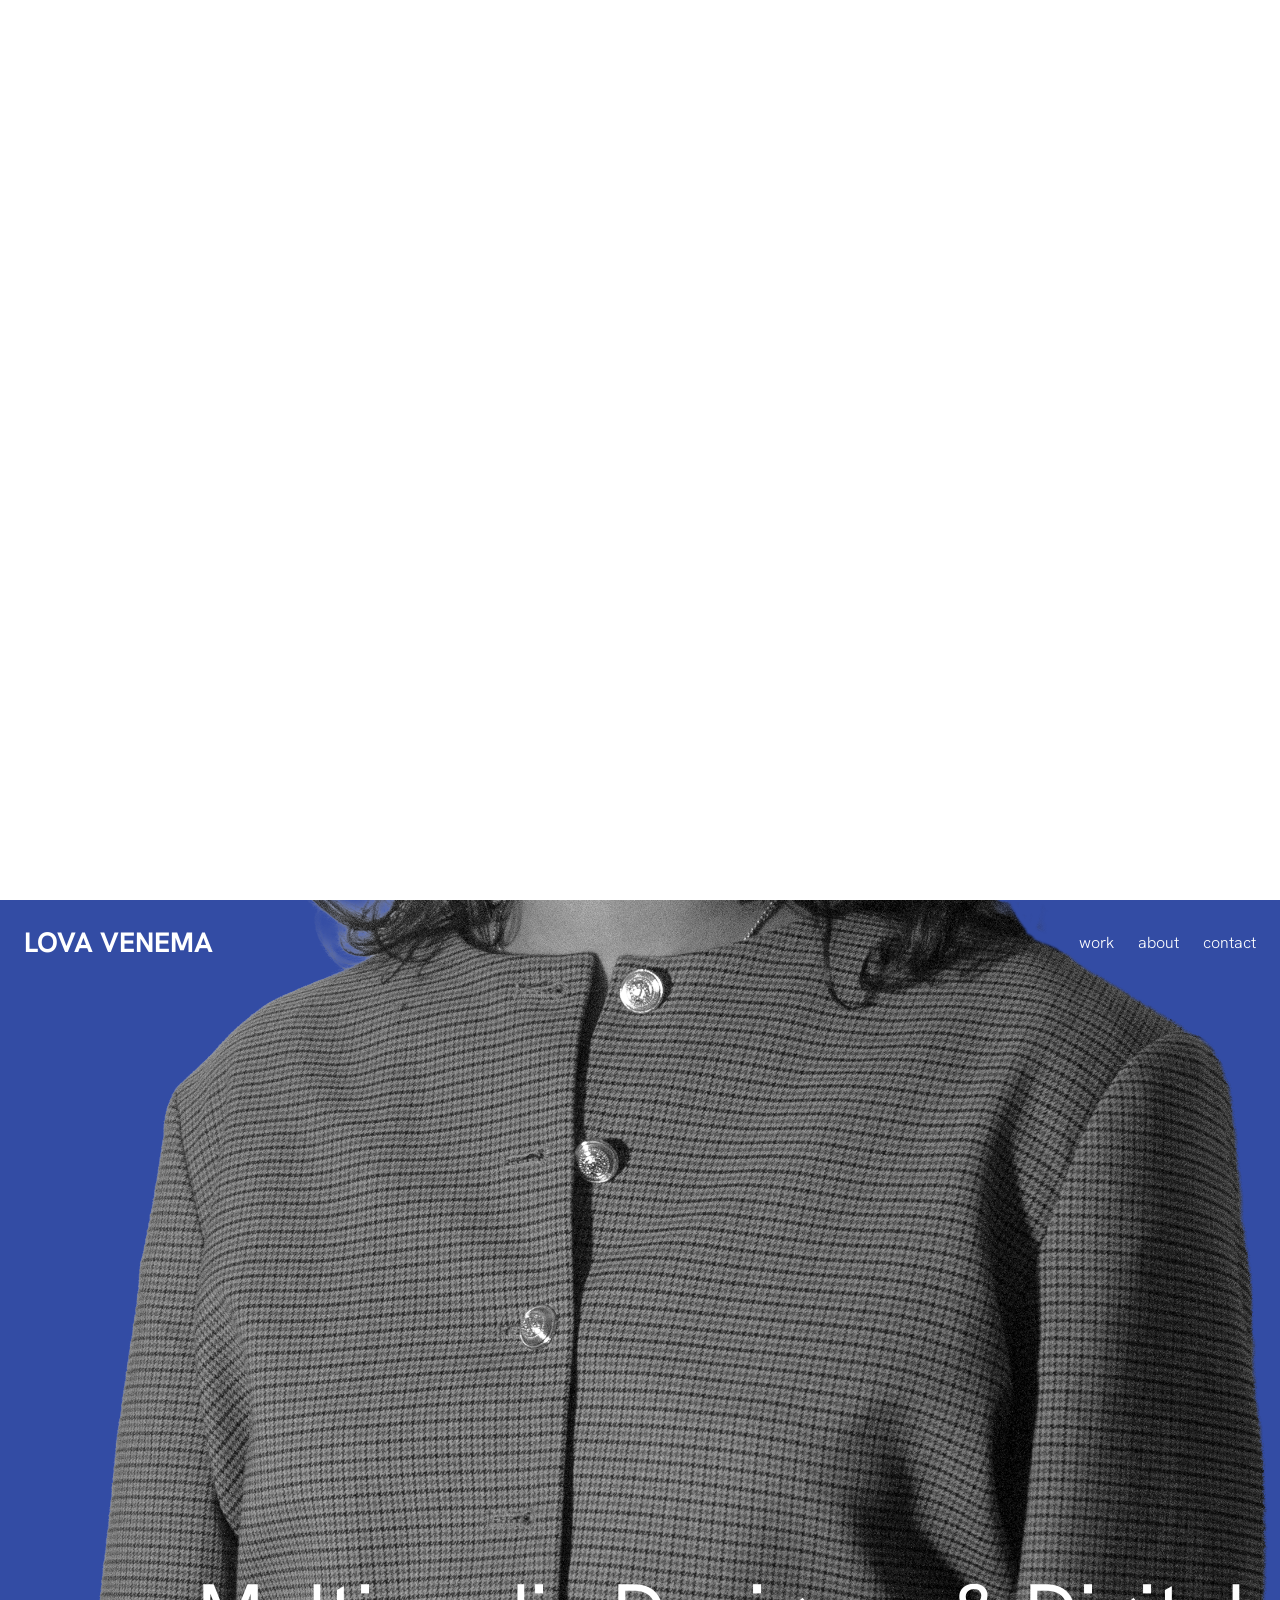
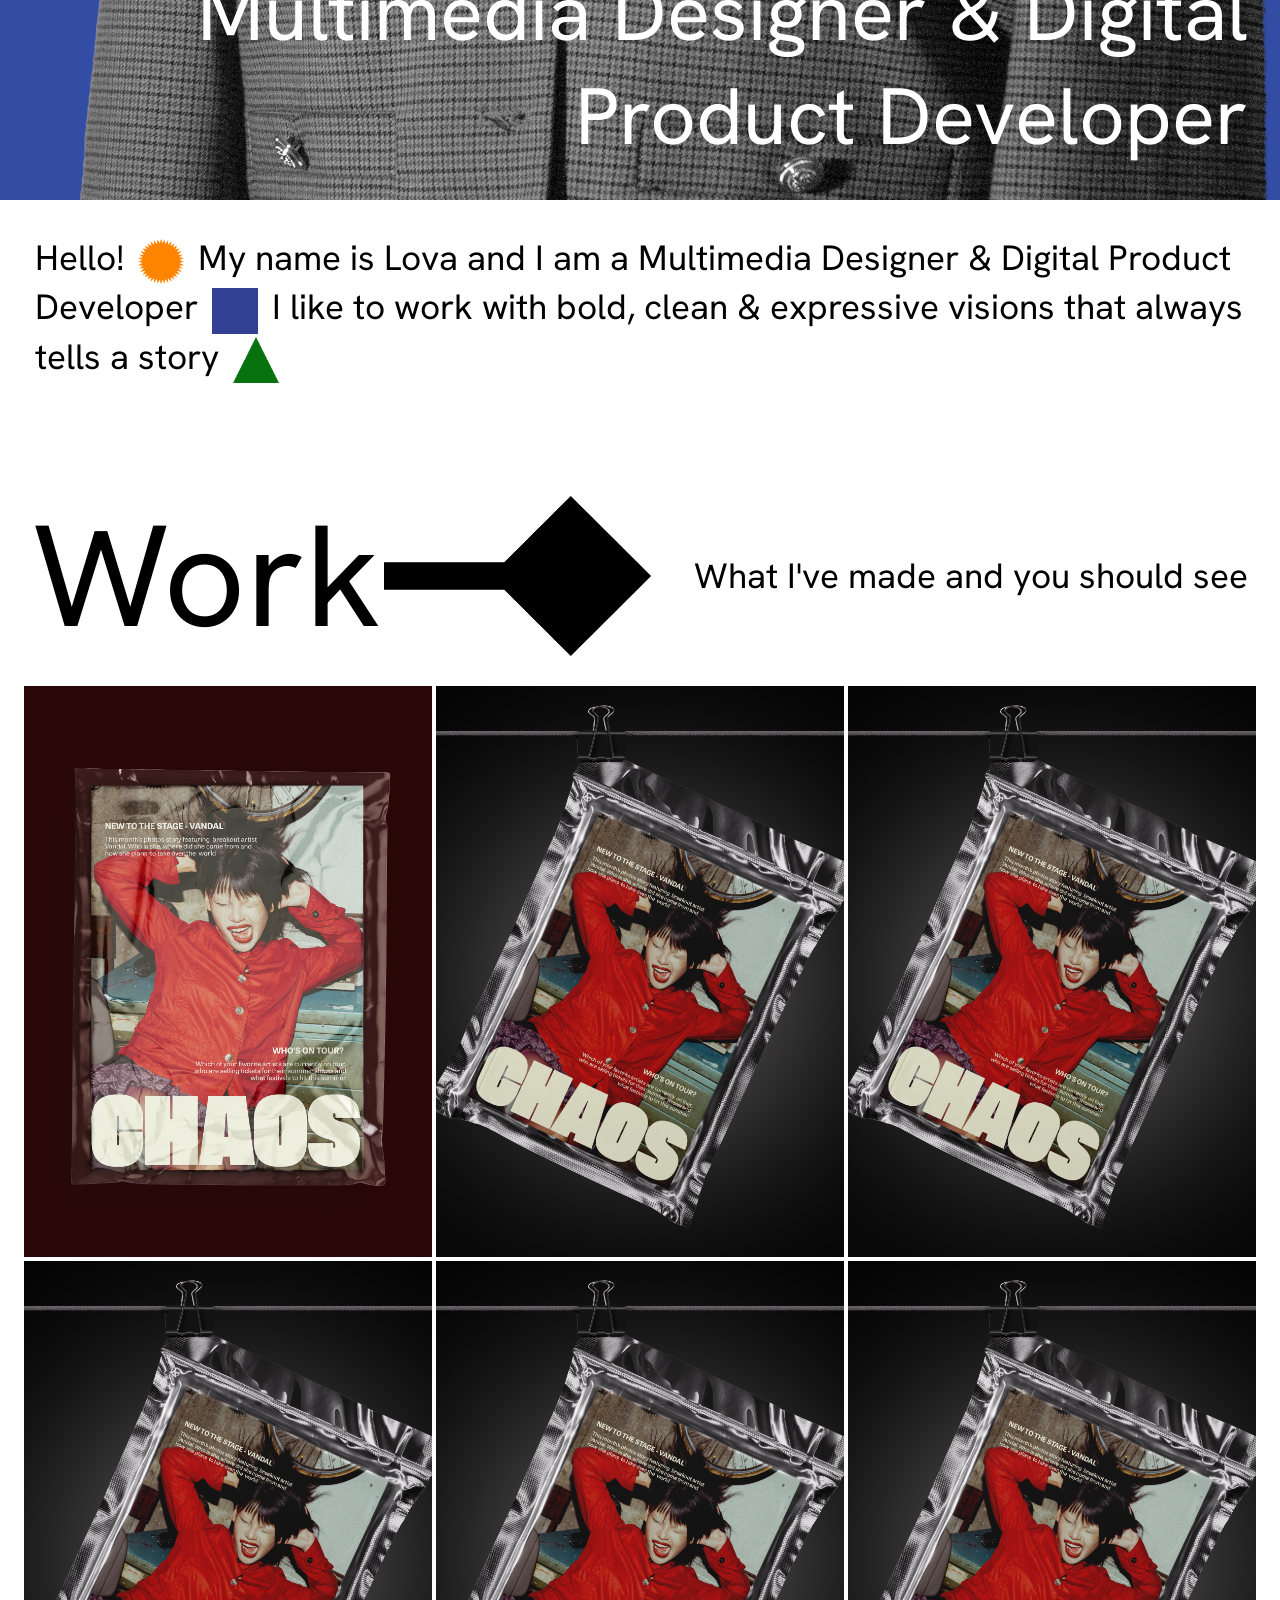
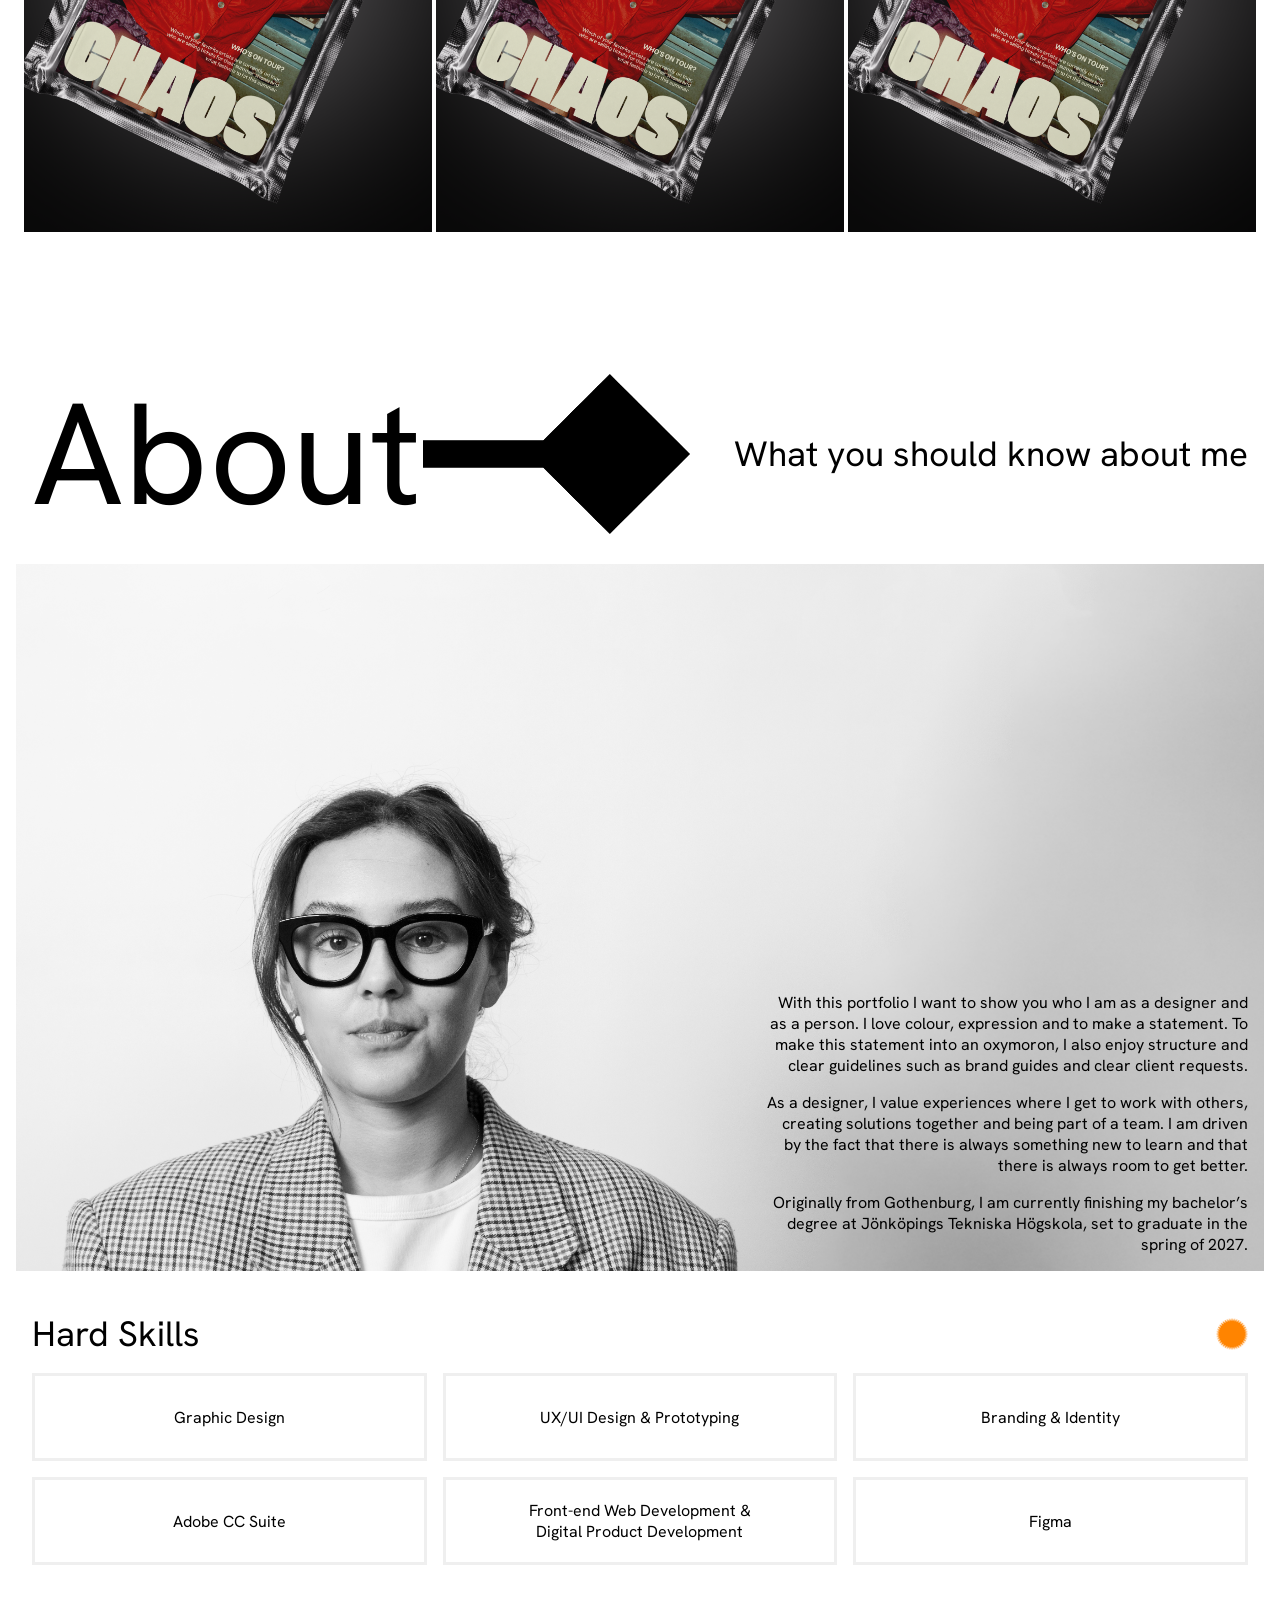
<file: index.html>
<!DOCTYPE html>
<html lang="en" class="is-intro is-locked">
  <head>
    <meta charset="UTF-8" />
    <meta name="viewport" content="width=device-width, initial-scale=1.0" />
    <title>Portfolio</title>
    <link rel="preconnect" href="https://fonts.googleapis.com" />
    <link rel="preconnect" href="https://fonts.gstatic.com" crossorigin />
    <link
      href="https://fonts.googleapis.com/css2?family=Hanken+Grotesk:ital,wght@0,100..900;1,100..900&display=swap"
      rel="stylesheet"
    />
    <link rel="stylesheet" href="./css/global.css" />
    <link rel="stylesheet" href="./css/homepage.css" />
    <link rel="stylesheet" href="./css/intro.css" />
    <link rel="stylesheet" href="./css/dropdowns.css" />
    <link rel="icon" href="data:," />
  </head>

  <body>
    <video class="intro-video" id="introVideo" muted playsinline preload="auto">
      <source src="./Assets/intro.mp4" type="video/mp4" />
    </video>
    <main>
      <div data-include="./Components/menu.html"></div>

      <div class="hero">
        <img
          class="hero-img"
          src="./Assets/Img/Me-HERO.png"
          alt="Portrait wearing a tweed jacket"
        />
        <h1 class="hero-title">
          Multimedia Designer & Digital Product Developer
        </h1>
      </div>

      <h2 class="sub-heading-intro">
        Hello! <img class="icon" src="./Assets/Graphics/circle.png" alt="" /> My
        name is Lova and I am a Multimedia Designer &amp; Digital Product
        Developer
        <img class="icon" src="./Assets/Graphics/square.png" alt="" />
        I like to work with bold, clean &amp; expressive visions that always
        tells a story
        <img class="icon" src="./Assets/Graphics/triangle.png" alt="" />
      </h2>

      <div class="work">
        <div class="big-heading-container">
          <div class="heading-icon-container">
            <h1 class="big-heading">Work</h1>
            <img
              class="icon-large"
              src="./Assets/Graphics/Endnote.png"
              alt=""
            />
          </div>
          <h2>What I've made and you should see</h2>
        </div>
        <div class="work-container">
          <a class="work-project" href="work-1.html">
            <img
              class="project-img"
              src="./Assets/Work1/chaos-main-mockup.png"
              alt=""
            />
            <h3 class="work-title">Chaos Magazine</h3>
          </a>
          <a class="work-project" href="">
            <img
              class="project-img"
              src="./Assets/Img/CHAOS-Mockup.png"
              alt=""
            />
            <h3 class="work-title">Chaos Magazine</h3>
          </a>
          <a class="work-project" href="">
            <img
              class="project-img"
              src="./Assets/Img/CHAOS-Mockup.png"
              alt=""
            />
            <h3 class="work-title">Chaos Magazine</h3>
          </a>
          <a class="work-project" href="">
            <img
              class="project-img"
              src="./Assets/Img/CHAOS-Mockup.png"
              alt=""
            />
            <h3 class="work-title">Chaos Magazine</h3>
          </a>
          <a class="work-project" href="">
            <img
              class="project-img"
              src="./Assets/Img/CHAOS-Mockup.png"
              alt=""
            />
            <h3 class="work-title">Chaos Magazine</h3>
          </a>
          <a class="work-project" href="">
            <img
              class="project-img"
              src="./Assets/Img/CHAOS-Mockup.png"
              alt=""
            />
            <h3 class="work-title">Chaos Magazine</h3>
          </a>
        </div>
      </div>

      <div class="about-me">
        <div class="big-heading-container">
          <div class="heading-icon-container">
            <h1 class="big-heading">About</h1>
            <img
              class="icon-large"
              src="./Assets/Graphics/Endnote.png"
              alt=""
            />
          </div>
          <h2>What you should know about me</h2>
        </div>

        <div class="about-me-big-img">
          <div class="about-me-hero-text">
            <h4>
              With this portfolio I want to show you who I am as a designer and
              as a person. I love colour, expression and to make a statement. To
              make this statement into an oxymoron, I also enjoy structure and
              clear guidelines such as brand guides and clear client requests.
            </h4>
            <h4>
              As a designer, I value experiences where I get to work with
              others, creating solutions together and being part of a team. I am
              driven by the fact that there is always something new to learn and
              that there is always room to get better.
            </h4>
            <h4>
              Originally from Gothenburg, I am currently finishing my bachelor’s
              degree at Jönköpings Tekniska Högskola, set to graduate in the
              spring of 2027.
            </h4>
          </div>
        </div>

        <!-- SET 1 -->
        <section class="about-set">
          <div class="about-set-header">
            <h2 class="about-set-title">Hard Skills</h2>
            <img
              class="about-set-icon"
              src="./Assets/Graphics/circle.png"
              alt=""
            />
          </div>

          <div class="about-set-grid">
            <dropdown-box icon="circle" label="Graphic Design">
              Graphic Design is the main topic of my BA. I’ve been trained in
              visual identity, layout, typography, colour through design theory
              and practical work both for educational and commercial purposes .
            </dropdown-box>
            <dropdown-box icon="circle" label="UX/UI Design &amp; Prototyping">
              This is a skill that I have learned through different situations.
              Through my education I have received the necessary theory needed
              to make consious choices to create accessible, responsible,
              responsive design. Through education and working with clients I
              have been trained in moving this from theory to actual digital
              products.
            </dropdown-box>
            <dropdown-box icon="circle" label="Branding &amp; Identity">
              This skill is a practice that I thoroughly enjoy. During my
              semester abroad, as well as during internship and freelance work I
              have improved my abilities in Branding and Identity. Client work
              has been the main factor in improving this skill. .
            </dropdown-box>
            <dropdown-box icon="circle" label="Adobe CC Suite">
              I use the various Adobe programs in the majority of my projects. I
              am the most proficient in Illustrator, but I have recieved proper
              introductions and used Ps, Id, Ae and Lr in multiple projects in
              the last 3 years.
            </dropdown-box>
            <dropdown-box
              icon="circle"
              label="Front-end Web Development &amp; Digital Product Development"
            >
              As my BA is part Web Dev, I have a working knowledge in HTML, CSS
              and JavaScript. This is knowledge I reuse in most Digital Products
              when it comes to structure, actual coding, working with the
              developers or learning new tools. I often tend to combine this
              with my knowledge in UX/UI. .
            </dropdown-box>
            <dropdown-box icon="circle" label="Figma">
              Figma is a skill I have improved greatly in and use for almost
              every single one of my projects, be it for a digital product or
              for more graphic work. For Digital Product Development I use figma
              to make high fidelity wireframes, testing various animations and
              trying out different connection flows, all before it is translated
              into Code, Framer, Webflow or however the product is made. For
              more graphical projects, I often use Figma to collect all of my
              thoughts and guidelines and make a complete verision of what I am
              creating. This way, when I am to create it in Adobe, I have a
              blueprint for what to make. .
            </dropdown-box>
          </div>
        </section>

        <!-- SET 2 -->
        <section class="about-set">
          <div class="about-set-header">
            <h2 class="about-set-title">Soft Skills</h2>
            <img
              class="about-set-icon"
              src="./Assets/Graphics/square.png"
              alt=""
            />
          </div>

          <div class="about-set-grid">
            <dropdown-box
              icon="square"
              label="Big picture thinking and conceptual coherence"
            >
              As a creative and as a team member one of my main skills is my
              ability to follow the red thread in a project. My semester abroad
              further developed this skill and encouraged my ability of stepping
              back, combining ideas and seeing the bigger picture. Considering
              all parts of a process, from financial constraints, development
              skills and a timeframe, and adjusting what is to be done to these
              factors.
            </dropdown-box>
            <dropdown-box icon="square" label="Working in International Teams">
              Through my international educational experiences I have worked
              with many people different people, in different constellations and
              for different projects. I have through this seen first hand how
              good a product can become when combining people of different
              backgrounds. .
            </dropdown-box>
            <dropdown-box icon="square" label="Client Communication">
              Through educational and commercial experiences, I have worked
              first hand with clients. With this I have practiced communicating
              with clients, pitching receiving feedback and pivoting based on
              said feedback as well as working with briefs.
            </dropdown-box>
            <dropdown-box icon="square" label="Adaptability">
              Many of my experiences have differed drastically, different teams,
              different clients and different clients, and in this I know my own
              capabilities when placed in new situations. Because of this I can
              confidently say that I am an adaptable person, who can work with
              most people and in different constellations.
            </dropdown-box>
            <dropdown-box icon="square" label="Creative problem-solving">
              This skill Is more of a combination of many of the ones listed.
              Through my experience and my way of working with the red thread, I
              would say I am good at looking at the problem in front of me, the
              constraints placed by the instance and the creative direction
              provided by the client to create solutions that meet the necessary
              criteria.
            </dropdown-box>
            <dropdown-box
              icon="square"
              label="Media literacy &amp; critical use of AI tools"
            >
              Through my education, I would say I have a working knowledge in
              what AI is and how to use it to reach certain goals. Based on the
              same experiences, I have knowledge negatives sides to AI. Because
              of this, I feel I know when and how to use AI for the tool it is,
              and when to step away from it, with the aim of preserving IP, the
              creative process and the human touch.
            </dropdown-box>
          </div>
        </section>

        <!-- SET 3 -->
        <section class="about-set">
          <div class="about-set-header">
            <h2 class="about-set-title">Education</h2>
            <img
              class="about-set-icon"
              src="./Assets/Graphics/triangle.png"
              alt=""
            />
          </div>

          <div class="about-set-grid">
            <dropdown-box
              icon="triangle"
              label="BA Graphic Design and 
              Web Development"
            >
              In the Spring of 2027, my Bachelor’s degree is completed, bringing
              to a close three years of learning. This education has taught me
              of Graphic Design Theory, Marketing and communications, The many
              steps of developing digital products, how to manage projects and
              consequently shown me what I am capable of.
            </dropdown-box>
            <dropdown-box
              icon="triangle"
              label="Semester aborad: Copenhagen: 
            Digital Product Development at EK 
            - Formerly known as KEA"
            >
              My 5th term of my BA was spent in Copenhagen at EK -
              Erhvervs­akademi Køben­havn, formerly known as KEA. Here i took
              the 30 ECT course Digital product development, which covered
              different methods of developing a product individually and as a
              team. The course covered the Google Design Sprint, Scrum, The
              startup way and Deep dive. Each project was made with a real
              client and followed their graphical and project descriptions.
            </dropdown-box>
            <dropdown-box
              icon="triangle"
              label="Course Abroad: Antwerp
            AI & Media Literacy at
            Kaerl De Grote University"
            >
              During my 3rd Term, I decided to take an extra course, and
              international blended intensive course combining students from
              Sweden, Belgium, Germany and the Netherlands. This course was
              focused on the importance of media literacy and the threats of AI,
              as well as the ethical aspects at play when designing with AI.
            </dropdown-box>
          </div>
        </section>
      </div>
      <div data-include="./Components/footer.html"></div>
    </main>

    <script src="./JavaScript/include.js"></script>
    <script src="./JavaScript/intro.js"></script>
    <script src="./JavaScript/dropdown-box.js"></script>
  </body>
</html>
</file>
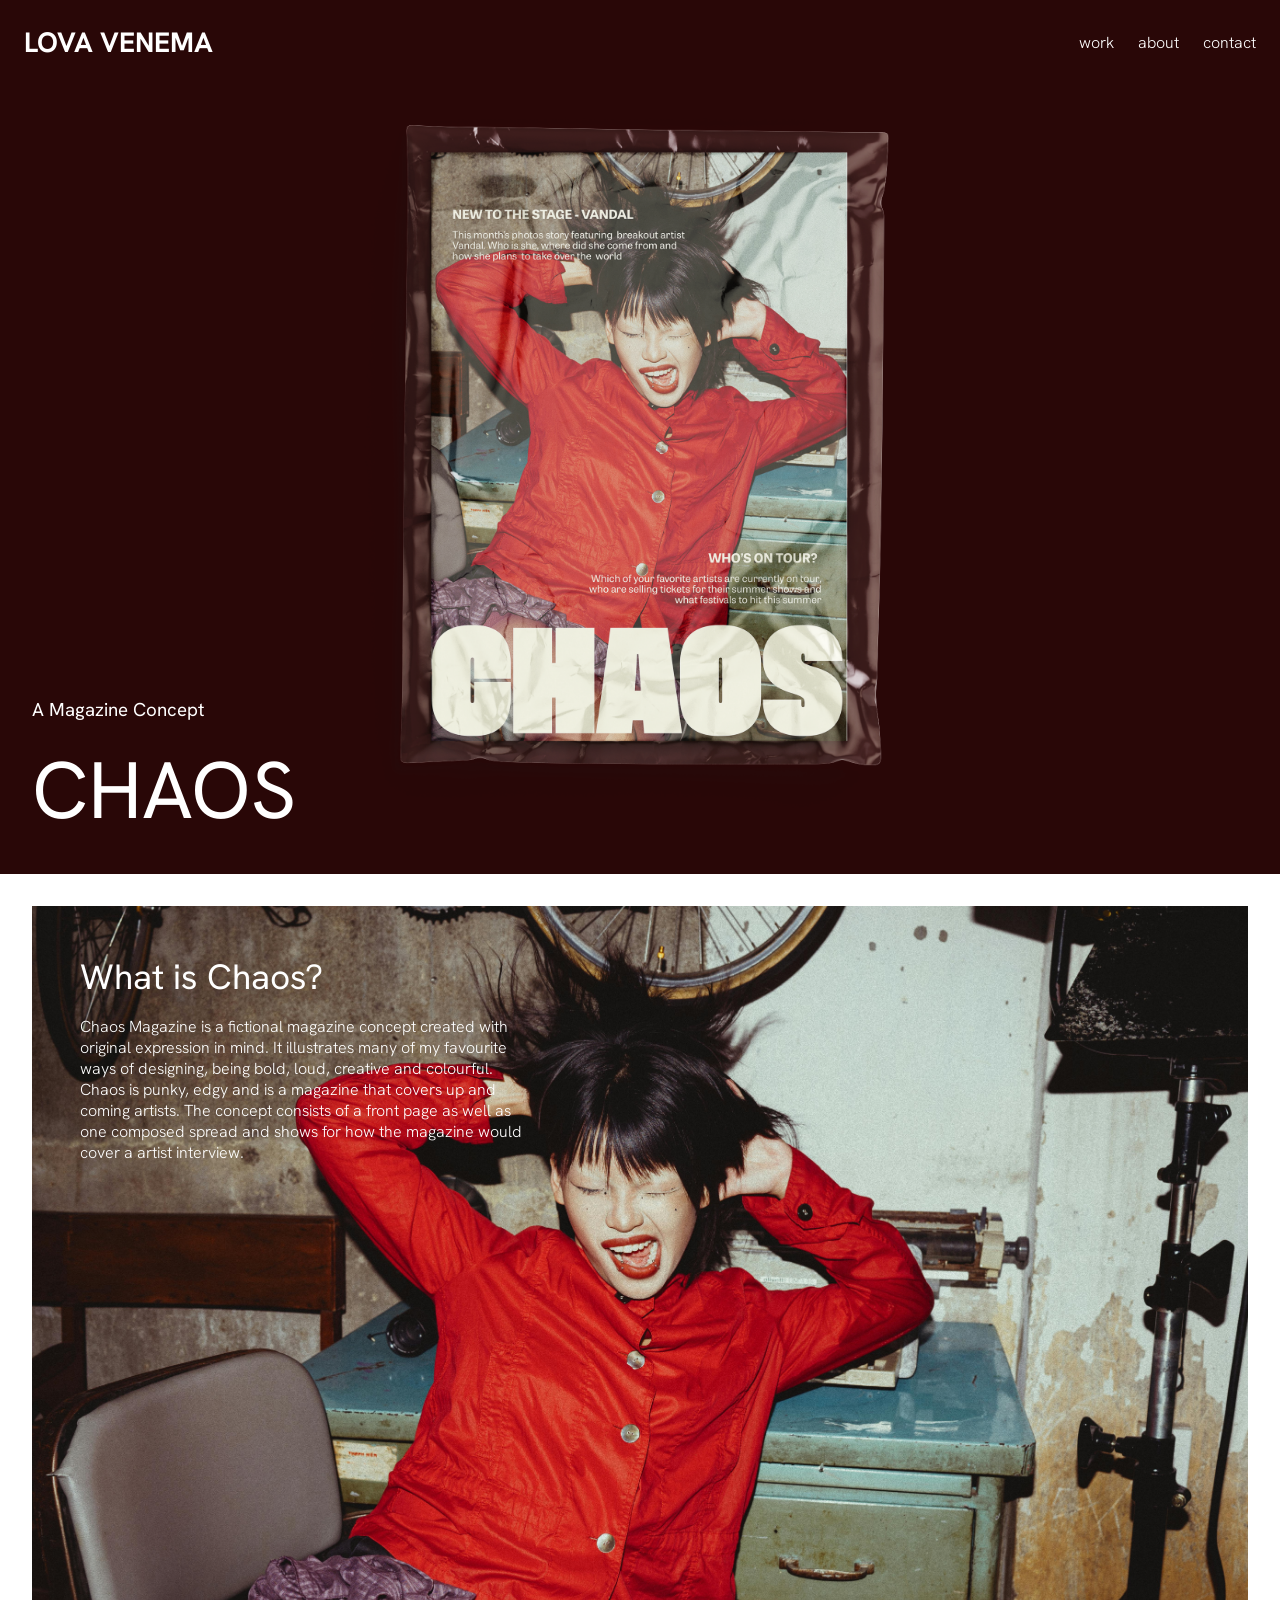
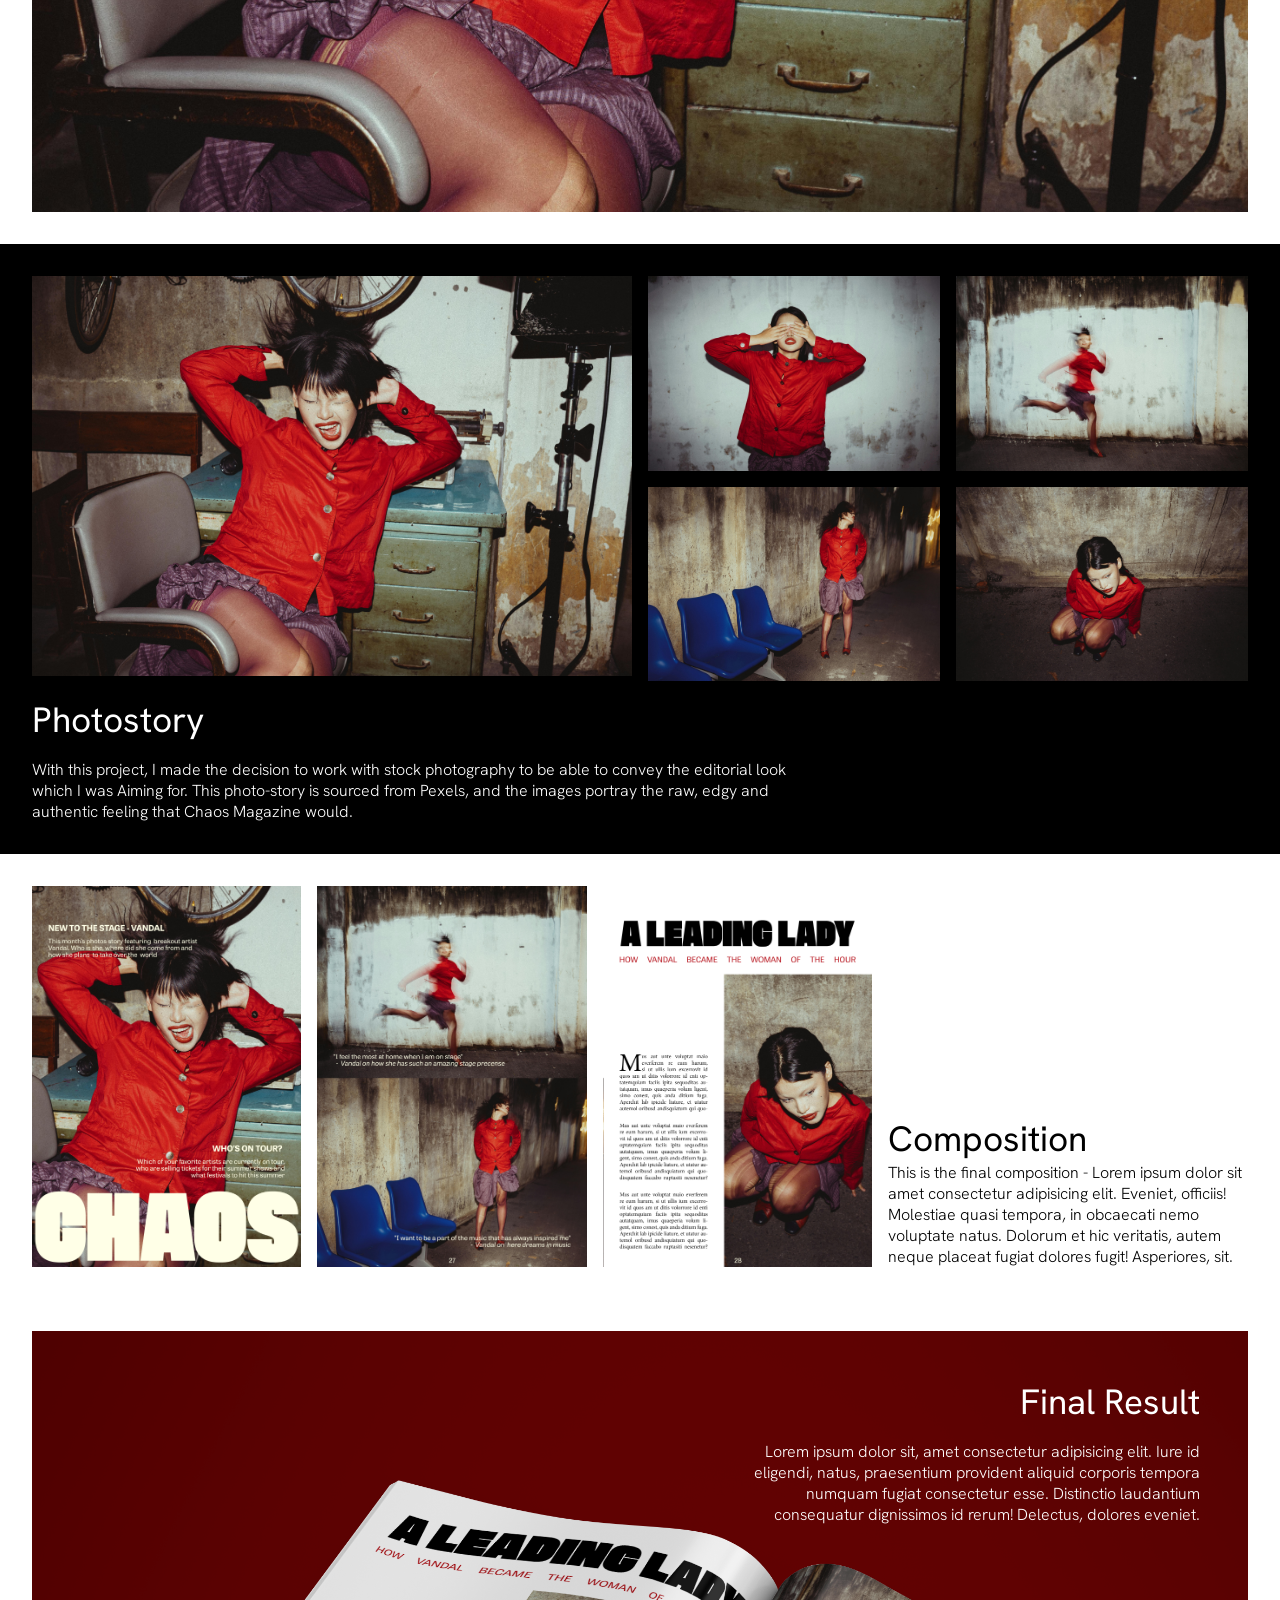
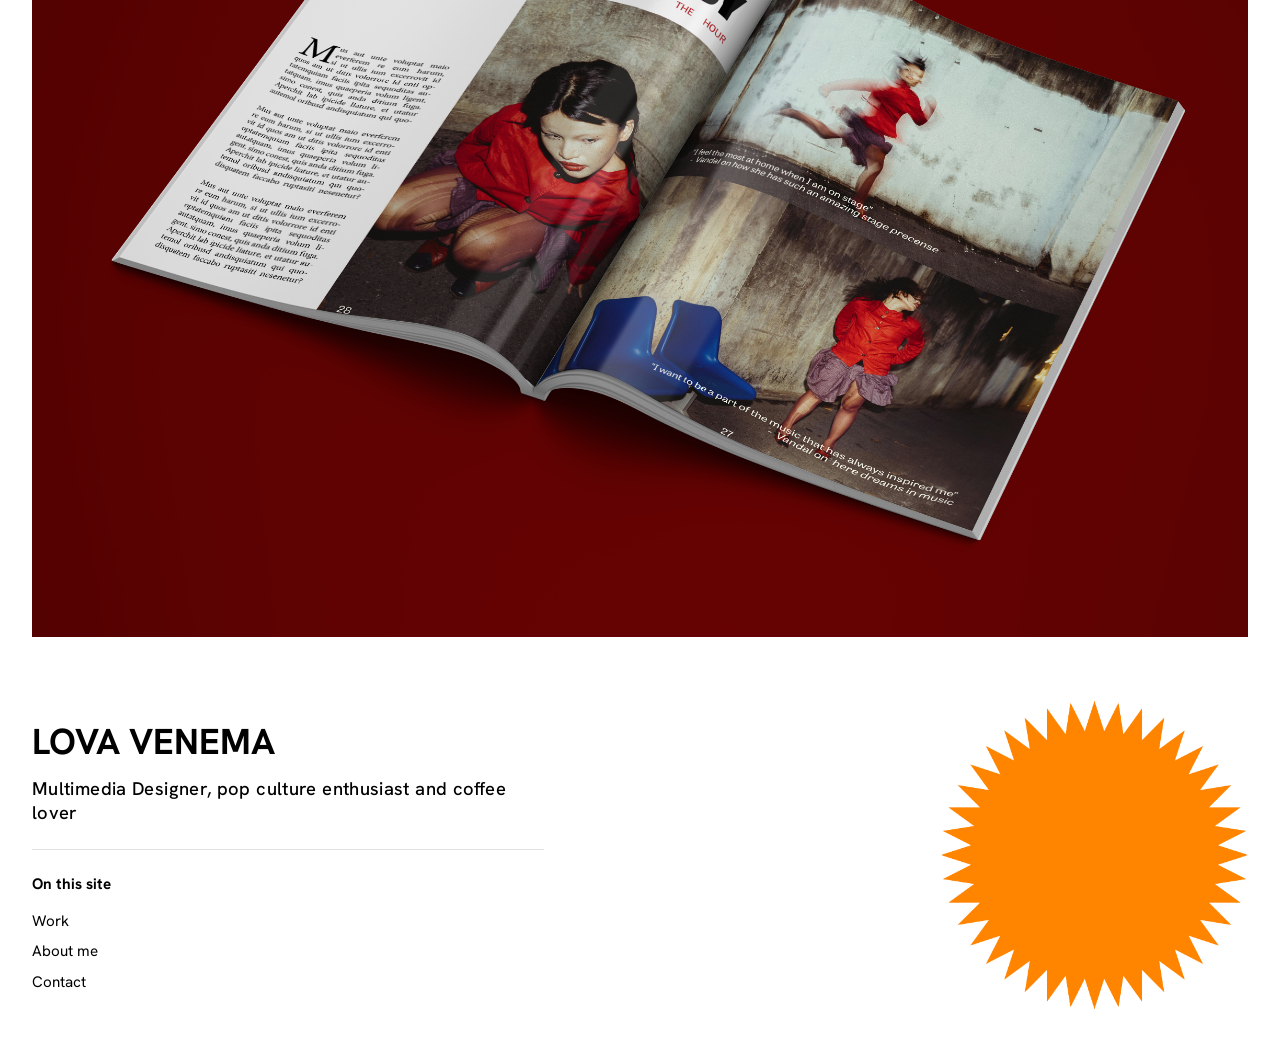
<file: work-1.html>
<!DOCTYPE html>
<html lang="en">
  <head>
    <meta charset="UTF-8" />
    <meta name="viewport" content="width=device-width, initial-scale=1.0" />
    <title>CHAOS</title>
    <link rel="preconnect" href="https://fonts.googleapis.com" />
    <link rel="preconnect" href="https://fonts.gstatic.com" crossorigin />
    <link
      href="https://fonts.googleapis.com/css2?family=Hanken+Grotesk:ital,wght@0,100..900;1,100..900&display=swap"
      rel="stylesheet"
    />
    <link rel="stylesheet" href="./css/global.css" />
    <link rel="stylesheet" href="./css/work-1.css" />

    <link rel="icon" href="data:," />
  </head>

  <div data-include="./Components/menu.html"></div>
  <body>
    <main>
      <div class="work-hero">
        <div class="work-hero-title">
          <h3>A Magazine Concept</h3>
          <h1>CHAOS</h1>
        </div>
      </div>

      <div class="work-1-content">
        <div class="what-is-work-1">
          <div class="what-is-work-1-text-layout">
            <h2>What is Chaos?</h2>
            <p>
              Chaos Magazine is a fictional magazine concept created with
              original expression in mind. It illustrates many of my favourite
              ways of designing, being bold, loud, creative and colourful. Chaos
              is punky, edgy and is a magazine that covers up and coming
              artists. The concept consists of a front page as well as one
              composed spread and shows for how the magazine would cover a
              artist interview.
            </p>
          </div>
        </div>

        <div class="photostory-work-1">
          <div class="photostory-container">
            <div>
              <img
                class="photostory-big-img"
                src="./Assets/Work1/pexels-img-3.jpg"
                alt=""
              />
            </div>
            <div class="photostory-small-img-grid">
              <img
                class="photostory-small-img"
                src="./Assets/Work1/pexels-img-1.jpg"
                alt=""
              />
              <img
                class="photostory-small-img"
                src="./Assets/Work1/pexels-img-2.jpg"
                alt=""
              />
              <img
                class="photostory-small-img"
                src="./Assets/Work1/pexels-img-4.jpg"
                alt=""
              />
              <img
                class="photostory-small-img"
                src="./Assets/Work1/pexels-img-5.jpg"
                alt=""
              />
            </div>
          </div>
          <div class="photostory-text-layout">
            <h2>Photostory</h2>
            <p>
              With this project, I made the decision to work with stock
              photography to be able to convey the editorial look which I was
              Aiming for. This photo-story is sourced from Pexels, and the
              images portray the raw, edgy and authentic feeling that Chaos
              Magazine would.
            </p>
          </div>
        </div>

        <div class="composition-work-1">
          <div class="composition-container-work-1">
            <div class="composition-img-layout">
              <img
                class="composition-img"
                src="./Assets/Work1/chaos-composition-1.png"
                alt=""
              />
              <img
                class="composition-img"
                src="./Assets/Work1/chaos-composition-2.png"
                alt=""
              />
              <img
                class="composition-img"
                src="./Assets/Work1/chaos-composition-3.png"
                alt=""
              />
            </div>
            <div class="composition-text-layout">
              <h2>Composition</h2>
              <p>
                This is the final composition - Lorem ipsum dolor sit amet
                consectetur adipisicing elit. Eveniet, officiis! Molestiae quasi
                tempora, in obcaecati nemo voluptate natus. Dolorum et hic
                veritatis, autem neque placeat fugiat dolores fugit! Asperiores,
                sit.
              </p>
            </div>
          </div>
        </div>

        <div class="final-product-work-1">
          <div class="main-container">
            <div class="what-is-work-1-text-layout">
              <h2>Final Result</h2>
              <p>
                Lorem ipsum dolor sit, amet consectetur adipisicing elit. Iure
                id eligendi, natus, praesentium provident aliquid corporis
                tempora numquam fugiat consectetur esse. Distinctio laudantium
                consequatur dignissimos id rerum! Delectus, dolores eveniet.
              </p>
            </div>
          </div>
        </div>
      </div>
    </main>
    <div data-include="./Components/footer.html"></div>
  </body>
  <script src="./JavaScript/include.js"></script>
  <script src="./JavaScript/intro.js"></script>
</html>
</file>
<file: css/global.css>
/* --- PAGE SETUP --- */
body {
  background-color: #ffffff;
  margin: 0;
  padding: 0;
}

/* --- PAGE SETUP --- */

/* --- FONT SPECIFICATIONS --- */

/* .hanken-grotesk-<uniquifier > {
  font-family: "Hanken Grotesk", sans-serif;
  font-optical-sizing: auto;
  font-weight: <weight>;
  font-style: normal;
} */

.big-heading {
  font-family: "Hanken Grotesk", sans-serif;
  font-size: 9rem;
  font-weight: 400;
  font-style: normal;
  margin: 0;
}

h1,
.h1 {
  font-family: "Hanken Grotesk", sans-serif;
  font-size: 5rem;
  font-weight: 400;
  font-style: normal;
  margin: 0;
}
h2,
.h2 {
  font-family: "Hanken Grotesk", sans-serif;
  font-size: 2.2rem;
  font-weight: 400;
  font-style: normal;
  margin: 0;
}

h3,
.h3 {
  font-family: "Hanken Grotesk", sans-serif;
  font-optical-sizing: auto;
  font-weight: 400;
  font-style: normal;
  margin: 0;
}

h4,
.h4 {
  font-family: "Hanken Grotesk", sans-serif;
  font-optical-sizing: auto;
  font-weight: 400;
  font-style: normal;
  margin: 0;
}

p,
.p {
  font-family: "Hanken Grotesk", sans-serif;
  font-optical-sizing: auto;
  font-weight: 300;
  font-style: normal;
  margin: 0;
}

/* --- FONT SPECIFICATIONS --- */

/* --- ICON SPECIFICATIONS --- */
.icon {
  height: 1.3em; /* scales with the text size */
  width: auto;
  vertical-align: middle; /* aligns the shape with the text line */
  margin: 0 0.15em;
}

.icon-large {
  height: 10em; /* scales with the text size */
  width: auto;
  vertical-align: middle; /* aligns the shape with the text line */
  margin: 0 0.15em;
}

/* --- ICON SPECIFICATIONS --- */
</file>
<file: css/homepage.css>
/* --- HERO --- */

.hero {
  position: relative;
  background-color: #334ca4;
  color: #fff;
  height: 100vh; /* fallback */
  height: 100dvh; /* modern browsers */
  overflow: hidden;
}

.hero-img {
  width: 100%;
  height: 100%;
  object-fit: cover; /* fills the box and crops the excess */
  object-position: right 35%;
  display: block;
}

.hero-title {
  position: absolute;
  right: 2rem;
  bottom: 2rem;
  margin: 0;
  color: white;
  text-align: right;
}

/* --- HERO --- */

/* --- SUBHEADING HERO --- */

.sub-heading-intro {
  max-width: 100%;
  margin: 1em;
}

/* --- SUBHEADING HERO --- */

/* --- MUTUAL SECTION CODE --- */
.heading-icon-container {
  display: flex;
  flex-direction: row;
  align-items: center;
  justify-content: space-around;
}
.big-heading-container {
  display: flex;
  flex-direction: row;
  align-items: center;
  justify-content: space-between;
  margin: 1em;
}
/* --- MUTUAL SECTION CODE --- */

/* --- WORK  --- */

.work {
  display: block;
  max-width: 100%;
  margin: 1rem;
  padding-top: 3rem;
  padding-bottom: 3rem;
}

.work-container {
  --gap: 0.25rem; /* your video's gap is roughly 4px */
  --speed: 0.8s;
  --ease: cubic-bezier(0.16, 1, 0.3, 1);
  --delay: 0.22s; /* hover delay: the longer, the less sensitive */

  display: grid;
  grid-template-columns: repeat(3, minmax(0, 1fr));
  gap: var(--gap);
  margin: 0 0.5rem; /* use margin, not padding: the clip edge below is then the grid's own edge */
  overflow: hidden; /* clips the projects that get pushed out of view */
}

.work-project {
  position: relative;
  display: block;
  aspect-ratio: 5 / 7; /* the card keeps its height when the image gets wider */
  color: inherit;
  text-decoration: none;
  transition: transform var(--speed) var(--ease);
}

.project-img {
  position: absolute;
  top: 0;
  left: 0;
  width: 100%;
  height: 100%;
  object-fit: cover;
  transition: width var(--speed) var(--ease), opacity var(--speed) var(--ease);
}

/* Title sits inside the image, bottom left */
.work-title {
  position: absolute;
  left: 1rem;
  bottom: 1rem;
  margin: 0;
  color: #fff;
  font-size: clamp(1rem, 1.8vw, 1.6rem);
  font-weight: 400;
  letter-spacing: 0.04em;
  text-transform: uppercase;
  pointer-events: none;
  transition: opacity 0.15s ease;
}

/* --- WORK --- */

/* --- ABOUT --- */

.about-me {
  display: block;
  max-width: 100%;
  margin: 1rem;
  padding-top: 3rem;
  padding-bottom: 3rem;
}

.about-me-big-img {
  display: flex;
  flex-direction: row;
  justify-content: flex-end;
  align-items: end;
  padding: 1rem;
  background: url("../Assets/Me/about-me-img.jpg");
  background-repeat: no-repeat;
  background-size: 110% auto; /* the zoom */
  background-position: right 80%; /* the anchoring */
  height: 75vh;
}

.about-me-hero-text {
  display: flex;
  flex-direction: column;
  width: 40%;
  gap: 1rem;
  text-align: end;
}

/* --- ABOUT --- */

/* --- WORK CONTINUED: HOVER SWIPE --- */

@media (hover: hover) and (min-width: 701px) {
  /* titles only appear on hover, a beat after the image starts moving */
  .work-title {
    opacity: 0;
  }
  .work-project:hover .work-title {
    opacity: 1;
    transition: opacity 0.3s ease calc(var(--delay) + 0.15s);
  }

  /* the hovered project sits on top */
  .work-project:hover {
    z-index: 2;
  }

  /* every project grows to two columns plus the gap (after the delay) */
  .work-project:hover .project-img {
    width: calc(200% + var(--gap));
    transition-delay: var(--delay);
  }

  /* right column: image pinned to the right edge, so it grows to the left */
  .work-project:nth-child(3n) .project-img {
    left: auto;
    right: 0;
  }

  /* titles: bottom right of the expanded image */
  .work-title {
    left: auto;
    right: calc(-100% - var(--gap) + 1rem);
    text-align: right;
  }
  .work-project:nth-child(3n) .work-title {
    right: 1rem;
  }

  /* LEFT hovered: the other two are pushed one column right.
     MIDDLE hovered: the right one is pushed one column right. */
  .work-project:nth-child(3n + 1):hover + .work-project,
  .work-project:nth-child(3n + 1):hover + .work-project + .work-project,
  .work-project:nth-child(3n + 2):hover + .work-project {
    transform: translateX(calc(100% + var(--gap)));
    transition-delay: var(--delay);
  }

  /* RIGHT hovered: the other two are pushed one column left. */
  .work-project:nth-child(3n + 2):has(+ .work-project:nth-child(3n):hover),
  .work-project:nth-child(3n + 1):has(
      + .work-project + .work-project:nth-child(3n):hover
    ) {
    transform: translateX(calc(-100% - var(--gap)));
    transition-delay: var(--delay);
  }
}

/* --- WORK CONTINUED: HOVER SWIPE --- */
</file>
<file: css/intro.css>
/* --- INTRO VIDEO --- */

/* The crop: hero shrinks from full image height to 100dvh, near the end of the slide */

/* Alternative Easing To current */

/* html.is-revealing main {
  transition: transform 1.6s ease-in-out; /* fast start, one smooth landing 
} */

/* Alternative Easing To current */

html.is-revealing main {
  transition: transform 1.6s cubic-bezier(0.5, 0.6, 0.3, 1); /* fast start, one smooth landing */
}

html.is-revealing .hero {
  transition: height 1s cubic-bezier(0, 0.2, 0.25, 1) 0.6s; /* 0.6s delay + 1s = ends together with the slide at 1.6s */
}

.intro-video {
  position: fixed;
  top: 0;
  left: 0;
  width: 100%;
  height: 100%;
  margin: 0;
  padding: 0;
  border: 0;
  max-width: none;
  max-height: none;
  transform: none;
  object-fit: cover;
  object-position: 50% 50%; /* dead centre */
  background: #fff;
  z-index: 0;
}

/* The portfolio sits on top of the video */
main {
  position: relative;
  z-index: 1;
  background: #fff;
}

/* Start state: portfolio parked below the screen */
html.is-intro main {
  transform: translateY(100vh);
  transform: translateY(100dvh);
}

/* The slide-up, only switched on when it's time to reveal */
html.is-revealing main {
  transition: transform 1.2s cubic-bezier(0.7, 0, 0.2, 1);
}

/* No scrolling while the intro plays */
html.is-locked,
html.is-locked body {
  overflow: hidden;
}

/* --- INTRO VIDEO --- */
</file>
<file: css/dropdowns.css>
/* --- ABOUT: SETS OF DROPDOWNS --- */

.about-set {
  margin: 1em;
}

.about-set-header {
  display: flex;
  justify-content: space-between;
  align-items: center;
  margin: 2.5rem 0 1rem;
}

.about-set-title {
  margin: 0;
}

.about-set-icon {
  height: 2rem;
  width: auto;
}

.about-set-grid {
  display: grid;
  grid-template-columns: repeat(3, minmax(0, 1fr));
  gap: 1rem;
  align-items: start; /* an opening box doesn't stretch its neighbours */
}

/* --- THE DROPDOWN COMPONENT --- */

dropdown-box {
  font-family: "Hanken Grotesk", sans-serif;
  --icon-size: 1.8rem;
  --speed: 0.4s;
  --ease: cubic-bezier(0.16, 1, 0.3, 1);
  --border-color: #efefef;
  --panel-bg: #efefef;

  display: block;
}

.dropdown-btn {
  appearance: none;
  display: flex;
  align-items: center;
  justify-content: center;
  width: 100%;
  min-height: 5.5rem;
  padding: 1rem;
  background: #fff;
  border: 3px solid var(--border-color);
  border-radius: 0;
  font: inherit;
  color: inherit;
  text-align: center;
  cursor: pointer;
}

.dropdown-label {
  text-wrap: balance;
  font-family: "Hanken Grotesk", sans-serif;
}

/* the icon grows in from nothing, pushing the label over */
.dropdown-icon {
  flex: none;
  width: 0;
  height: var(--icon-size);
  margin-right: 0;
  object-fit: contain;
  opacity: 0;
  transform: scale(0.6);
  transition: width var(--speed) var(--ease),
    margin-right var(--speed) var(--ease), opacity var(--speed) var(--ease),
    transform var(--speed) var(--ease);
}

/* the dropdown opens by animating its row from 0 to full height */
.dropdown-panel {
  display: grid;
  grid-template-rows: 0fr;
  opacity: 0;
  visibility: hidden;
  background: var(--panel-bg);
  transition: grid-template-rows var(--speed) var(--ease),
    opacity var(--speed) var(--ease), visibility 0s linear var(--speed);
}

.dropdown-panel-inner {
  min-height: 0;
  overflow: hidden;
}

.dropdown-panel-text {
  padding: 0.9rem 1rem;
  font-size: 0.85rem;
  line-height: 1.5;
  letter-spacing: 0.05em;
  text-align: left;
}

/* open state */
dropdown-box.is-open .dropdown-icon {
  width: var(--icon-size);
  margin-right: 0.6rem;
  opacity: 1;
  transform: scale(1);
}

dropdown-box.is-open .dropdown-panel {
  grid-template-rows: 1fr;
  opacity: 1;
  visibility: visible;
  transition-delay: 0s;
}

/* Phones: one box per row (tap to open) */
@media (max-width: 700px) {
  .about-set-grid {
    grid-template-columns: 1fr;
  }
}
</file>
<file: css/work-1.css>
/* --- WORK 1 HERO --- */
.work-hero {
  display: flex;
  flex-direction: row;
  align-items: flex-end;
  background: url("../Assets/Work1/chaos-main-mockup.png");
  background-color: #290707;
  height: 90vh;
  /* width: 100%; */
  background-repeat: no-repeat;
  background-size: contain;
  background-position: center;
  padding: 2rem;
}

.work-hero-title {
  display: flex;
  flex-direction: column;
  color: white;
  gap: 1rem;
}

/* --- WORK 1 HERO --- */

/* --- WORK 1 - INTRO --- */

.what-is-work-1 {
  margin: 2rem;
  background: url("../Assets/Work1/pexels-img-3.jpg");
  height: 90vh;
  width: auto;
  background-repeat: no-repeat;
  background-size: cover;
  background-position: center;
  padding: 3rem;
}

.what-is-work-1-text-layout {
  display: flex;
  flex-direction: column;
  width: 35vw;
  color: white;
  gap: 1rem;
}

/* --- WORK 1 - INTRO --- */

/* --- WORK 1 - PHOTOSTORY*/

.photostory-work-1 {
  display: flex;
  flex-direction: column;
  gap: 1rem;
  background-color: black;
  padding: 2rem;
}

.photostory-container {
  display: grid;
  grid-template-columns: repeat(2, 1fr);
  gap: 1rem;
  width: 100%;
}

.photostory-big-img {
  width: 100%;
}

.photostory-small-img {
  width: 100%;
}

.photostory-small-img-grid {
  display: grid;
  grid-template-columns: 1fr 1fr;
  grid-template-rows: 1fr 1fr;
  gap: 1rem;
}

.photostory-text-layout {
  display: flex;
  flex-direction: column;
  width: 60vw;
  color: white;
  gap: 1rem;
}

/* --- WORK 1 -PHOTOSTORY --- */

/* --- COMPOSTIION --- */

.composition-work-1 {
  padding: 2rem;
}

.composition-container-work-1 {
  display: flex;
  flex-direction: row;
  gap: 1rem;
  align-items: flex-end;
}

.composition-img-layout {
  display: grid;
  grid-template-columns: repeat(3, 1fr);
  gap: 1rem;
  width: 70%;
}

.composition-img {
  width: 100%;
}

.composition-text-layout {
  width: 30%;
}

/* --- COMPOSITION --- */

/* --- FINAL PRODUCT --- */

.main-container {
  display: flex;
  margin: 2rem;
  background: url("../Assets/Work1/final-product.chaos.png");
  height: 90vh;
  width: auto;
  background-repeat: no-repeat;
  background-size: cover;
  background-position: center;
  padding: 3rem;
  justify-content: flex-end;
  text-align: end;
}
</file>
